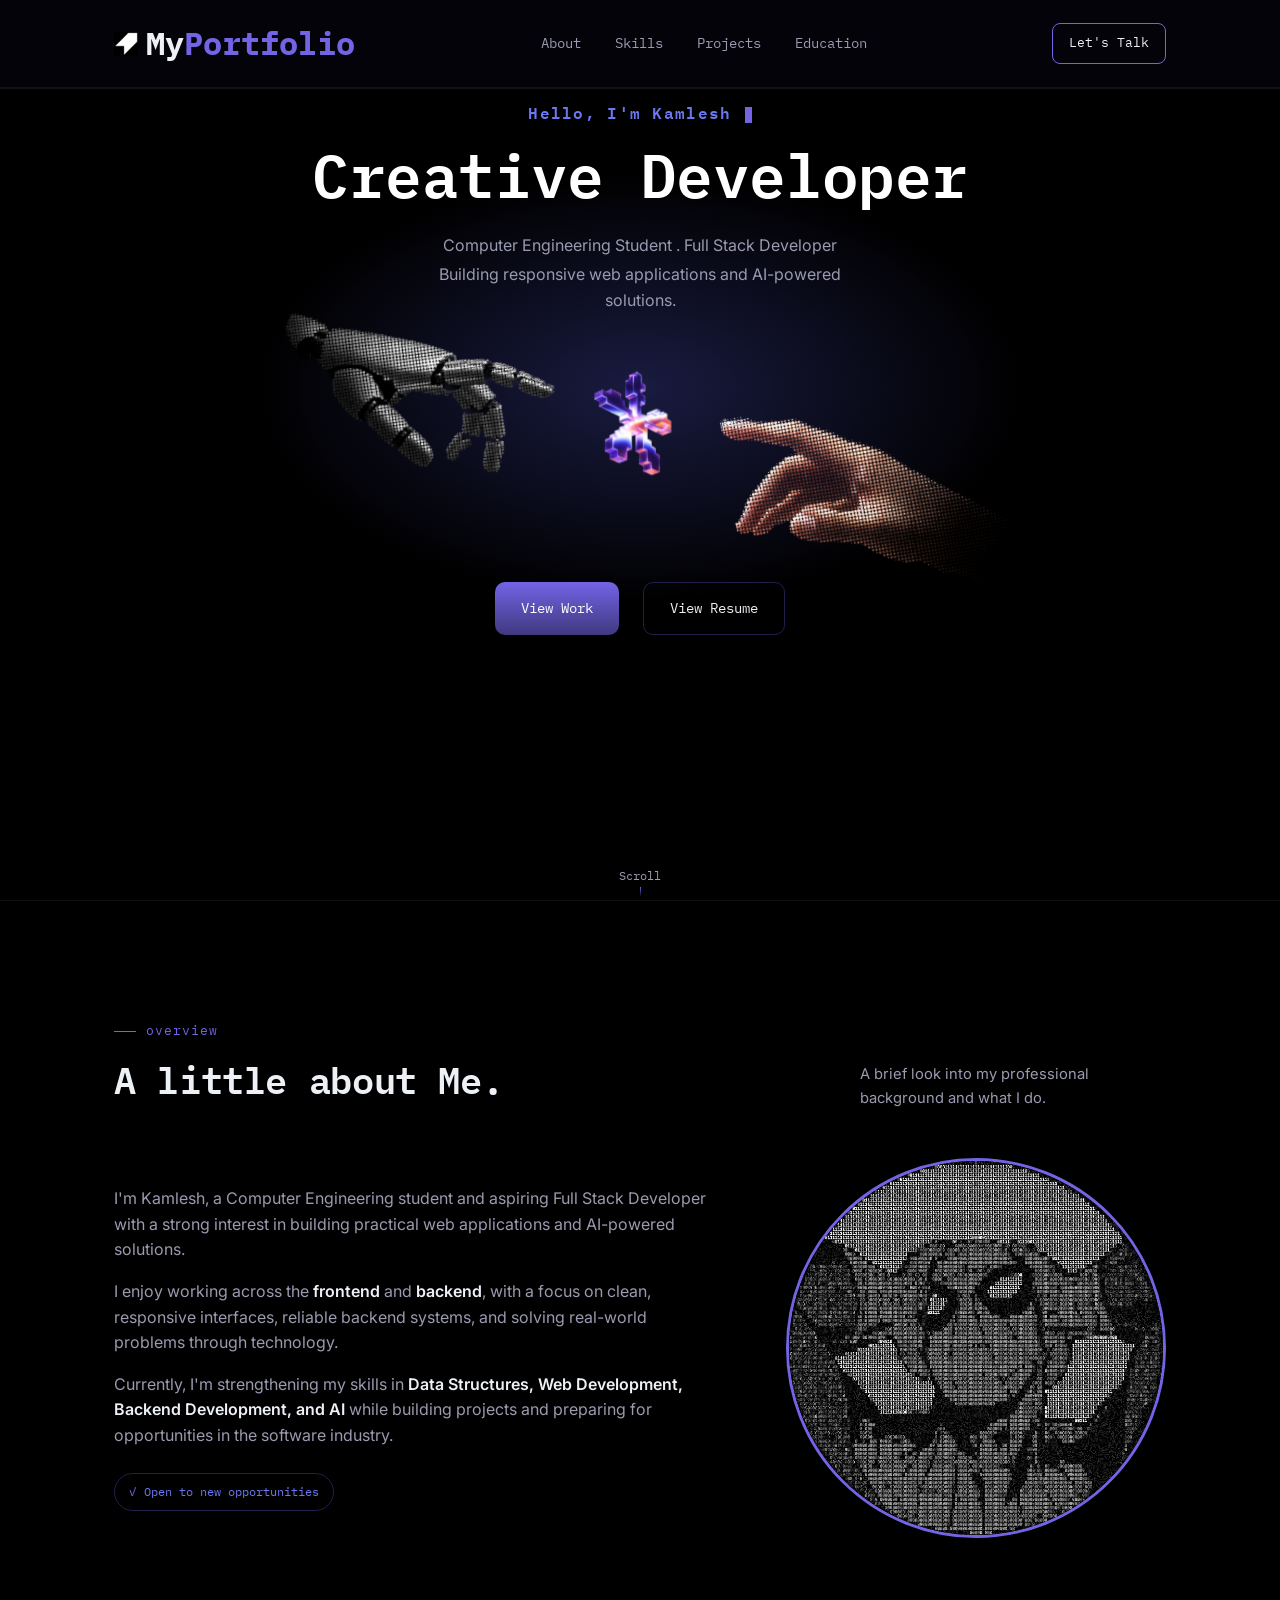
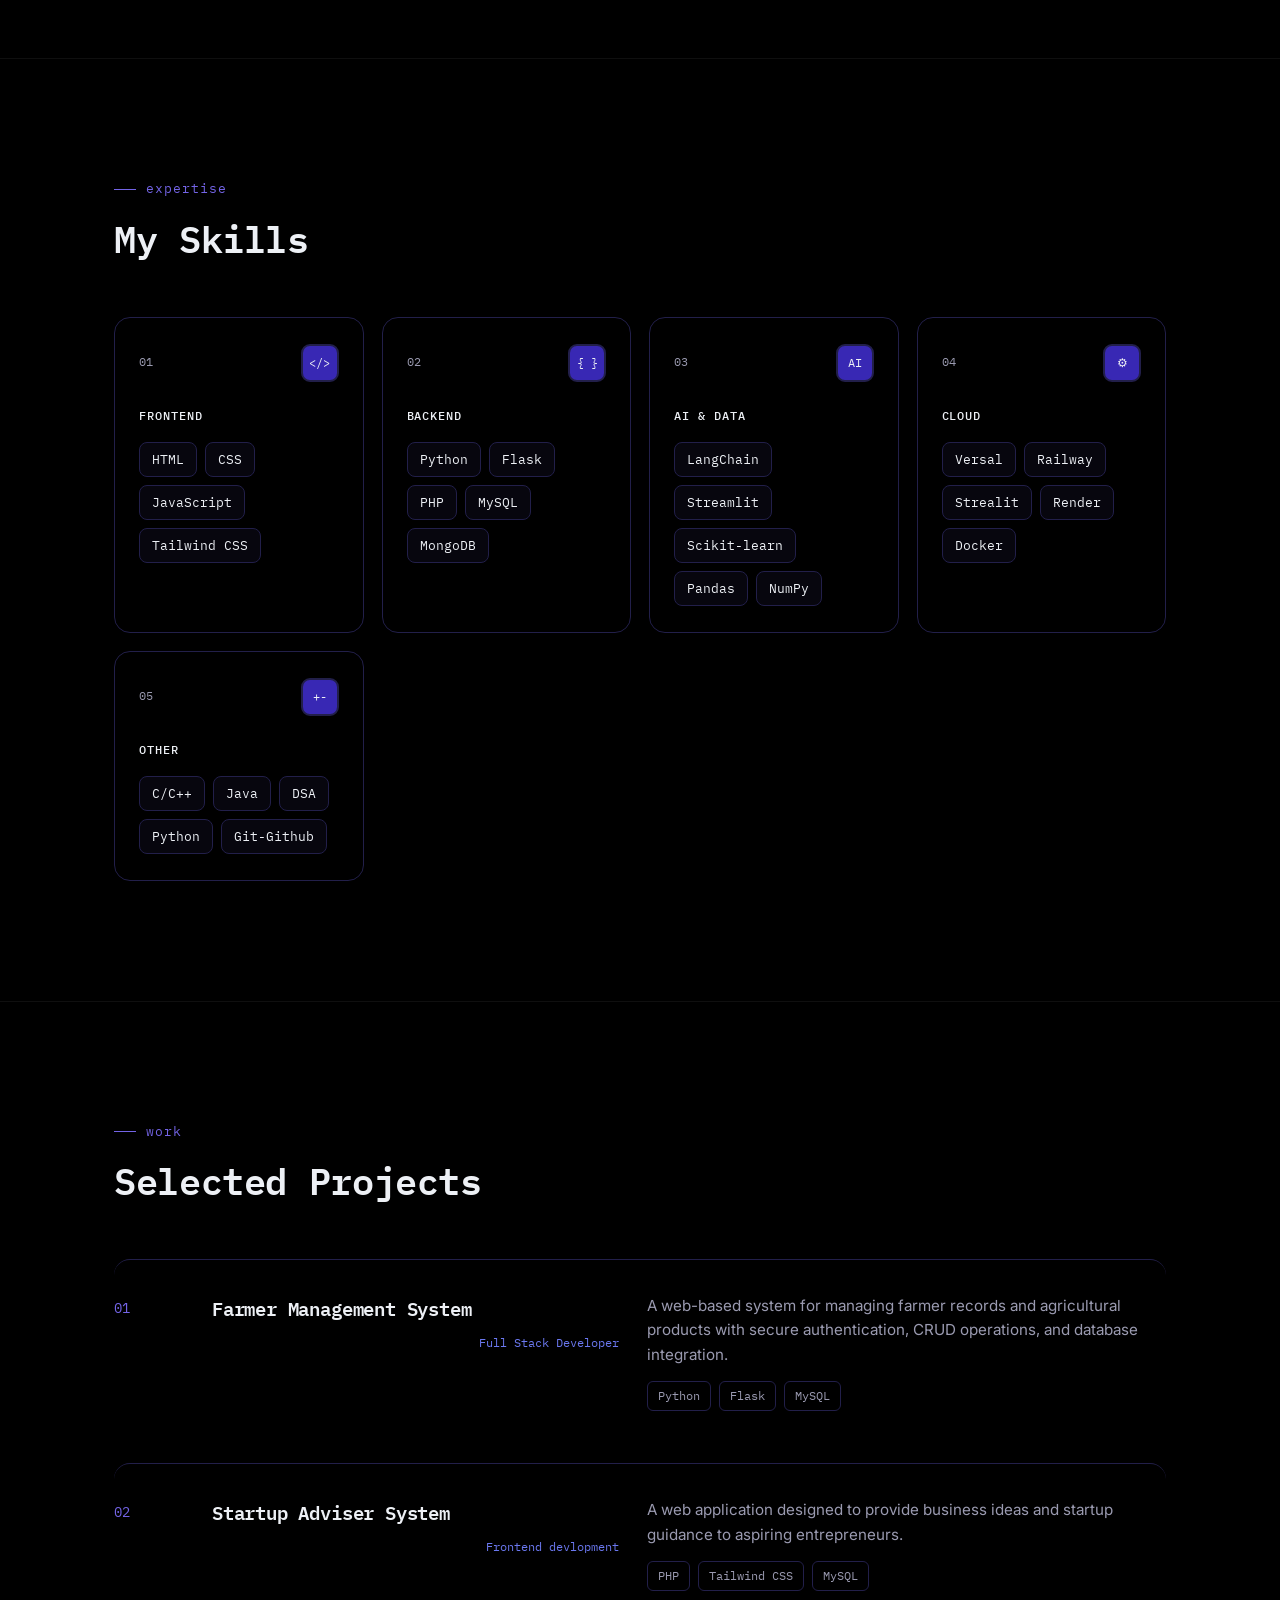
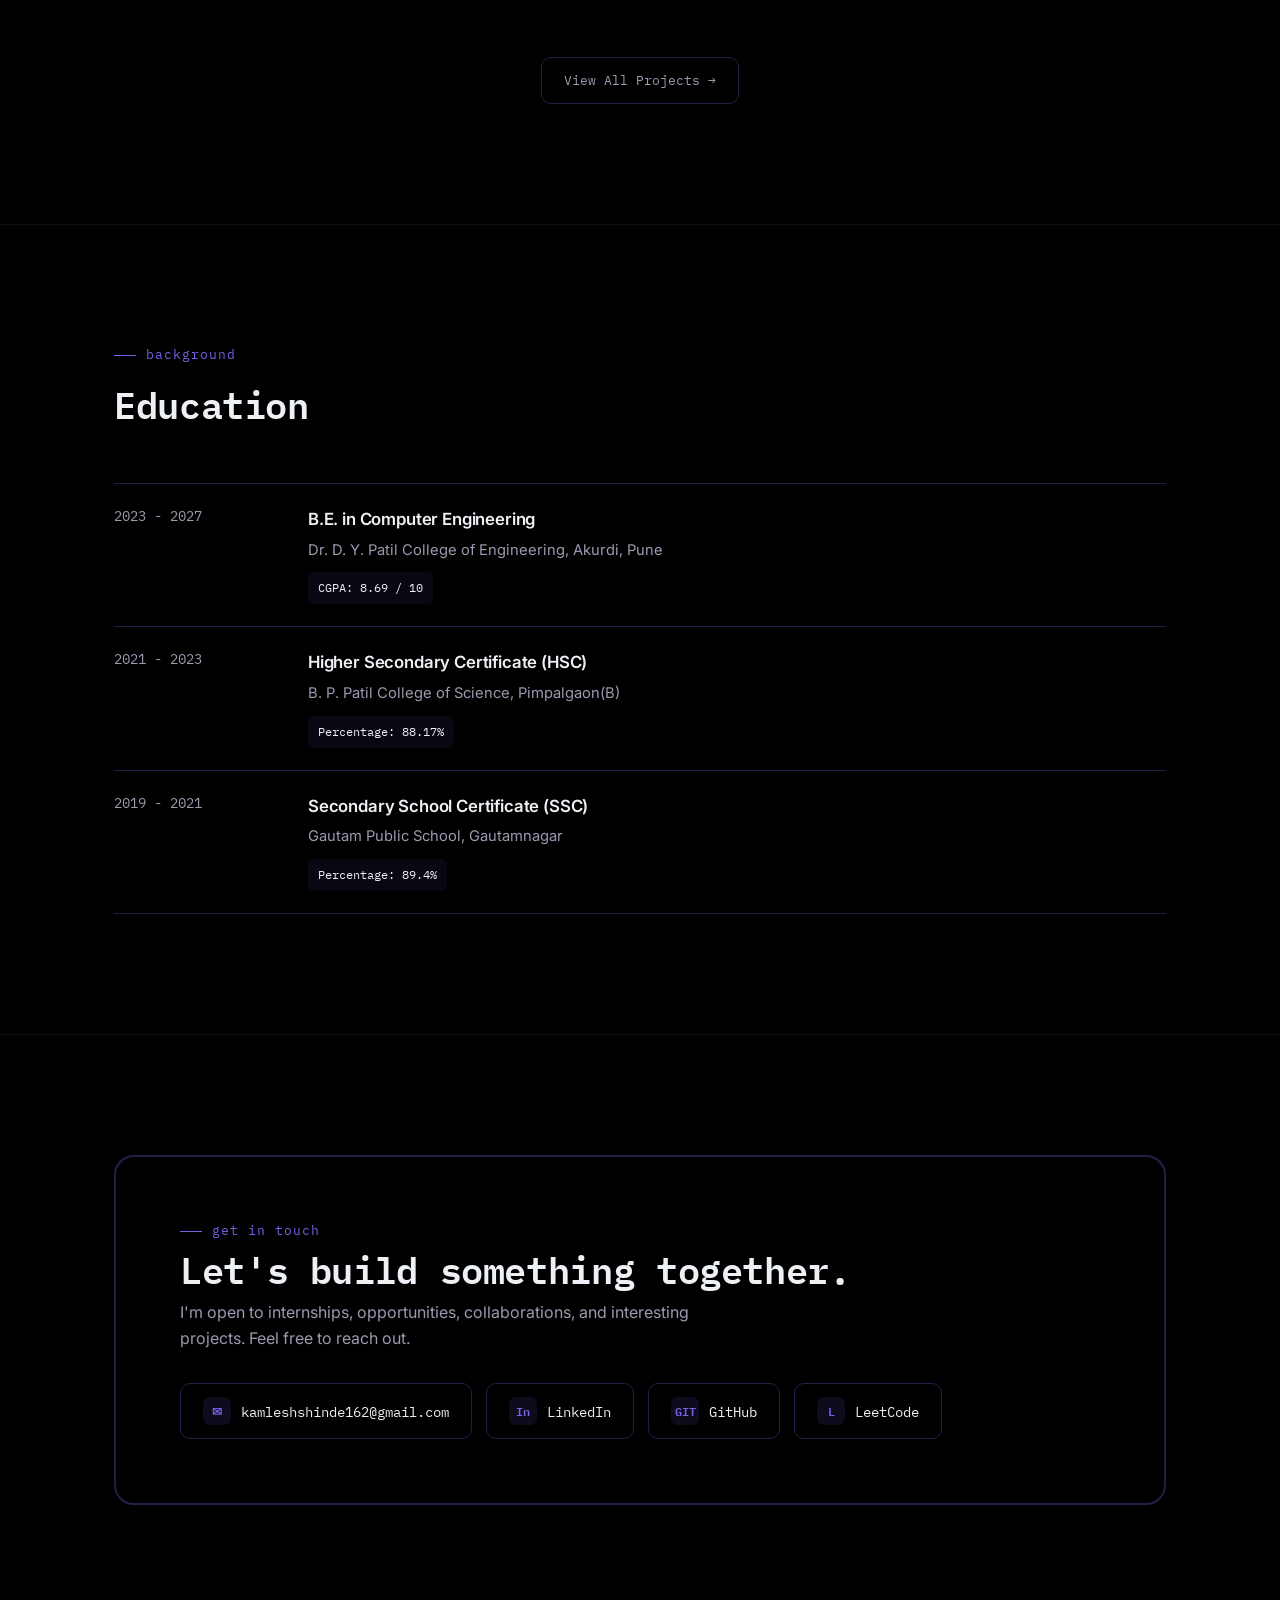
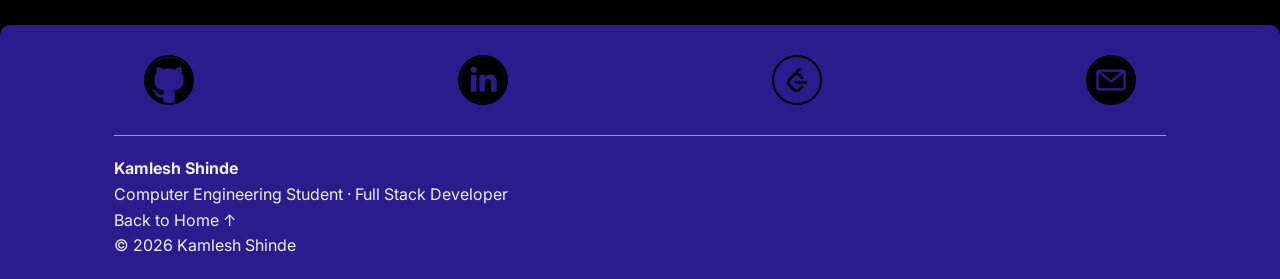
<file: index.html>
<!DOCTYPE html>
<html lang="en">
<head>
  <meta charset="UTF-8">
  <meta name="viewport" content="width=device-width, initial-scale=1.0">
  <title>Kamlesh Shinde_Portfolio</title>
  <meta name="description" content="Kamlesh Shinde — Computer Engineering Student and Full Stack Developer.">
  <meta name="google-site-verification" content="google91432b422ffb146b.html">
  <link rel="preconnect" href="https://fonts.googleapis.com">
  <link rel="preconnect" href="https://fonts.gstatic.com" crossorigin>
  <link href="https://fonts.googleapis.com/css2?family=IBM+Plex+Mono:wght@400;500;600&family=Inter:wght@400;500;600&display=swap" rel="stylesheet">
  <link rel="stylesheet" href="style.css">
  <link rel="shortcut icon" href="img/arr.png" type="image/x-icon">
</head>
<body>
  <div class="cursor-dot"></div>
<div class="cursor-ring"></div>
<div class="scroll-progress"></div>

  <!-- Header -->
  <header>
    <div class="nav-inner">
      <div class="logo"><img src="img/arr.png" alt="kamlesh"><abbr title="Kamlesh Portfolio" style="text-decoration: none;">My<span>Portfolio</span></abbr></div>
      <nav>
        <ul>
          <li><a href="#about">About</a></li>
          <li><a href="#skills">Skills</a></li>
          <li><a href="#projects">Projects</a></li>
          <li><a href="#education">Education</a></li>
        </ul>
      </nav>
      <a href="#contact" class="nav-cta"><abbr abbr title="Contact" style="text-decoration: none;">Let's Talk</abbr></a>
      <button class="menu-toggle">☰</button>
    </div>
  </header>

  <!-- Hero Section -->
  <section class="hero" id="home">
    <div class="hero-fade"></div>
    <div class="center">
    <div class="wrap">
      <span class="hero-tag">
        Hello, I'm Kamlesh
        <span class="cursor"></span>
      </span>
      <h1>Creative Developer</h1>
      <div class="hero-role">Computer Engineering Student <span>. Full Stack Developer</span></div>
      <div class="hero-desc"> Building responsive web applications
                              and AI-powered solutions.</div>

         <div class="hero-art">
           <img src="bg.svg" alt="Developer Illustration">
          </div>
          <div class="hero-actions">
            <a href="#projects" class="btn btn-primary">View Work</a>
            <a href="resume.pdf" class="btn btn-ghost js-view" target="_blank">View Resume </a>
          </div>
        </div>
    </div>
    <div class="scroll-cue">
      <span>Scroll</span>
      <div class="line"></div>
    </div>
  </section>

  <!-- About Section -->
  <section class="section reveal" id="about">
    <div class="wrap">
      <div class="section-head">
        <div>
          <span class="eyebrow">Overview</span>
          <h2 class="section-title">A little about Me.</h2>
        </div>
        <div class="section-note">A brief look into my professional background and what I do.</div>
      </div>
      <div class="about-grid">
        <div class="about-copy">
          <p> I'm Kamlesh, a Computer Engineering student and
                    aspiring Full Stack Developer with a strong interest
                    in building practical web applications and
                    AI-powered solutions.</p>
          <p>  I enjoy working across the
                    <strong>frontend</strong> and
                    <strong>backend</strong>, with a focus on clean,
                    responsive interfaces, reliable backend systems,
                    and solving real-world problems through technology.</p>
          <p>
                    Currently, I'm strengthening my skills in
                    <strong>Data Structures, Web Development,
                    Backend Development, and AI</strong> while
                    building projects and preparing for opportunities
                    in the software industry.
          </p>
        <div class="badge">Open to new opportunities</div>
        </div>
        <div>
          <div class="js-profile">
             <img  class="js-pro" src="img/bcspiger.png" alt="profile-photo" loading="lazy" >
          </div>
        </div>
      </div>
    </div>
  </section>

  <!-- Skills Section -->
  <section class="section reveal" id="skills">
    <div class="wrap">
      <div class="section-head">
        <div>
          <span class="eyebrow">Expertise</span>
          <h2 class="section-title">My Skills</h2>
        </div>
      </div>
      <div class="skills-grid">

        <div class="skill-cell">
                <div class="skill-card-top">
                    <span class="skill-number">01</span>
                    <span class="skill-icon">&lt;/&gt;</span>
                </div>
          <h3>Frontend</h3>
          <div class="tag-row">
            <span class="tag">HTML</span>
            <span class="tag">CSS</span>
            <span class="tag">JavaScript</span>
            <span class="tag">Tailwind CSS</span>
          </div>
        </div>

        <div class="skill-cell">
          <div class="skill-card-top">
                    <span class="skill-number">02</span>
                    <span class="skill-icon">{ }</span>
                </div>
          <h3>Backend</h3>
          <div class="tag-row">
                   <span class="tag">Python</span>
                    <span class="tag">Flask</span>
                    <span class="tag">PHP</span>
                    <span class="tag">MySQL</span>
                    <span class="tag">MongoDB</span>
          </div>
        </div>

        <div class="skill-cell">
             <div class="skill-card-top">
                    <span class="skill-number">03</span>
                    <span class="skill-icon">AI</span>
                </div>
          <h3>AI &amp; Data</h3>
          <div class="tag-row">
                    <span class="tag">LangChain</span>
                    <span class="tag">Streamlit</span>
                    <span class="tag">Scikit-learn</span>
                    <span class="tag">Pandas</span>
                    <span class="tag">NumPy</span>
          </div>
        </div>
        
        <div class="skill-cell">
          <div class="skill-card-top">
                    <span class="skill-number">04</span>
                    <span class="skill-icon">⚙</span>
                </div>
          <h3>Cloud</h3>
          <div class="tag-row">
                    <span class="tag">Versal</span>
                    <span class="tag">Railway</span>
                    <span class="tag">Strealit</span>
                    <span class="tag">Render</span>
                    <span class="tag">Docker</span>
          </div>
        </div>
        
        <div class="skill-cell">
          <div class="skill-card-top">
                    <span class="skill-number">05</span>
                    <span class="skill-icon">+-</span>
                </div>
          <h3>Other</h3>
          <div class="tag-row">
                    <span class="tag">C/C++</span>
                    <span class="tag">Java</span>
                    <span class="tag">DSA</span>
                    <span class="tag">Python</span>
                    <span class="tag">Git-Github</span>
          </div>
        </div>

      </div>
    </div>
  </section>

  <!-- Projects Section -->
  <section class="section reveal" id="projects">
    <div class="wrap">
      <div class="section-head">
        <div>
          <span class="eyebrow">Work</span>
          <h2 class="section-title">Selected Projects</h2>
        </div>
      </div>
      <div class="project-list">
        <div class="project">
          <div class="project-index">01</div>
          <div>
            <h3 class="project-title">Farmer Management System</h3>
            <div class="project-role">Full Stack Developer</div>
          </div>
          <div>
            <div class="project-desc">A web-based system for managing farmer
                        records and agricultural products with
                        secure authentication, CRUD operations,
                        and database integration.</div>
            <div class="project-stack">
              <span>Python</span>
              <span>Flask</span>
              <span>MySQL</span>
            </div>
          </div>
        </div>
        <div class="project">
          <div class="project-index">02</div>
          <div>
            <h3 class="project-title">Startup Adviser System</h3>
            <div class="project-role">Frontend devlopment</div>
          </div>
          <div>
            <div class="project-desc">A web application designed to provide
                        business ideas and startup guidance
                        to aspiring entrepreneurs.</div>
            <div class="project-stack">
              <span>PHP</span>
              <span>Tailwind CSS</span>
              <span>MySQL</span>
            </div>
          </div>
        </div>
      </div>
      <div class="projects-more">
        <a href="pro.html" class="view-all-projects">
            View All Projects →
        </a>
      </div>
    </div>
  </section>

  <!-- Education Section -->

  <section class="section reveal" id="education">
    <div class="wrap">
      <div class="section-head">
        <div>
          <span class="eyebrow">Background</span>
          <h2 class="section-title">Education</h2>
        </div>
      </div>

        <div class="edu">

    <div class="edu-row">
        <div class="edu-date">2023 - 2027</div>

        <div class="edu-what">
            <h3>B.E. in Computer Engineering</h3>
            <p>Dr. D. Y. Patil College of Engineering, Akurdi, Pune</p>
            <span class="edu-result">CGPA: 8.69 / 10</span>
        </div>
    </div>


    <div class="edu-row">
        <div class="edu-date">2021 - 2023</div>

        <div class="edu-what">
            <h3>Higher Secondary Certificate (HSC)</h3>
            <p>B. P. Patil College of Science, Pimpalgaon(B)</p>
            <span class="edu-result">Percentage: 88.17%</span>
        </div>
    </div>


    <div class="edu-row">
        <div class="edu-date">2019 - 2021</div>

        <div class="edu-what">
            <h3>Secondary School Certificate (SSC)</h3>
            <p>Gautam Public School, Gautamnagar</p>
            <span class="edu-result">Percentage: 89.4%</span>
        </div>
    </div>

</div>
    </div>
  </section>

  <!-- Contact Section -->
  <section class="section reveal" id="contact">
    <div class="wrap">
      <div class="contact-panel">
        <div>
          <span class="eyebrow">Get In Touch</span>
          <h2>Let's build something together.</h2>
          <p> I'm open to internships, opportunities, collaborations,
            and interesting projects. Feel free to reach out.</p>
        </div>
        <div class="contact-links">

    <!-- Gmail -->
    <a href="mailto:kamleshshinde162@gmail.com" class="contact-link">
        <span class="contact-icon">✉</span>

        <span class="email-desktop">
            kamleshshinde162@gmail.com
        </span>

        <span class="email-mobile">
            Gmail
        </span>
    </a>


    <!-- LinkedIn -->
    <a
        href="https://www.linkedin.com/in/kamlesh-shinde-57b35b283/"
        class="contact-link"
        target="_blank"
    >
        <span class="contact-icon">In</span>
        LinkedIn
    </a>


    <!-- GitHub -->
    <a
        href="https://github.com/kamlesh-162/"
        class="contact-link"
        target="_blank"
    >
        <span class="contact-icon">GIT</span>
        GitHub
    </a>


    <!-- LeetCode -->
    <a
        href="https://leetcode.com/u/Kamlesh162/"
        class="contact-link"
        target="_blank"
    >
        <span class="contact-icon">L</span>
        LeetCode
    </a>

</div>
      </div>
    </div>
  </section>

  <!-- Footer -->
 <footer class="footer">
        <div class="wrap">
            <div class="footer-content">
               <div class="footer-content">
                <div>
                     <div class="footer-socials">

                <a
                    href="https://www.github.com/kamlesh-162"
                    target="_blank"
                    class="footer-social instagram"
                    aria-label="github"
                >
                     <img src="img/github (1).png" alt="email" class="logo">
                </a>

                <a
                    href="https://www.linkedin.com/in/kamlesh-shinde-57b35b283/"
                    target="_blank"
                    class="footer-social linkedin"
                    aria-label="LinkedIn"
                >
                    <img src="img/linkedin (1).png" alt="email" class="logo">

                </a>

                <a
                    href="https://leetcode.com/u/kamlesh162/"
                    target="_blank"
                    class="footer-social leetcode"
                    aria-label="LeetCode"
                >
                  <img src="img/icons8-leetcode-24.png" alt="email" class="logo">

                </a>

                <a
                    href="mailto:kamleshshinde162@gmail.com"
                    class="footer-social email"
                    aria-label="Email"
                >
                   <img src="img/email.png" alt="email" class="logo">

                </a>

            </div>
                <div class="footer-info">
                    <strong>Kamlesh Shinde</strong>
                    <p>
                        Computer Engineering Student
                        · Full Stack Developer
                    </p>
                </div>
                <a href="index.html">
                    Back to Home ↑
                </a>
            </div>
            <div class="footer-bottom">
                © 2026 Kamlesh Shinde
            </div>
        </div>
    </footer>

  <script src="script.js"></script>
</body>

</html>
</file>
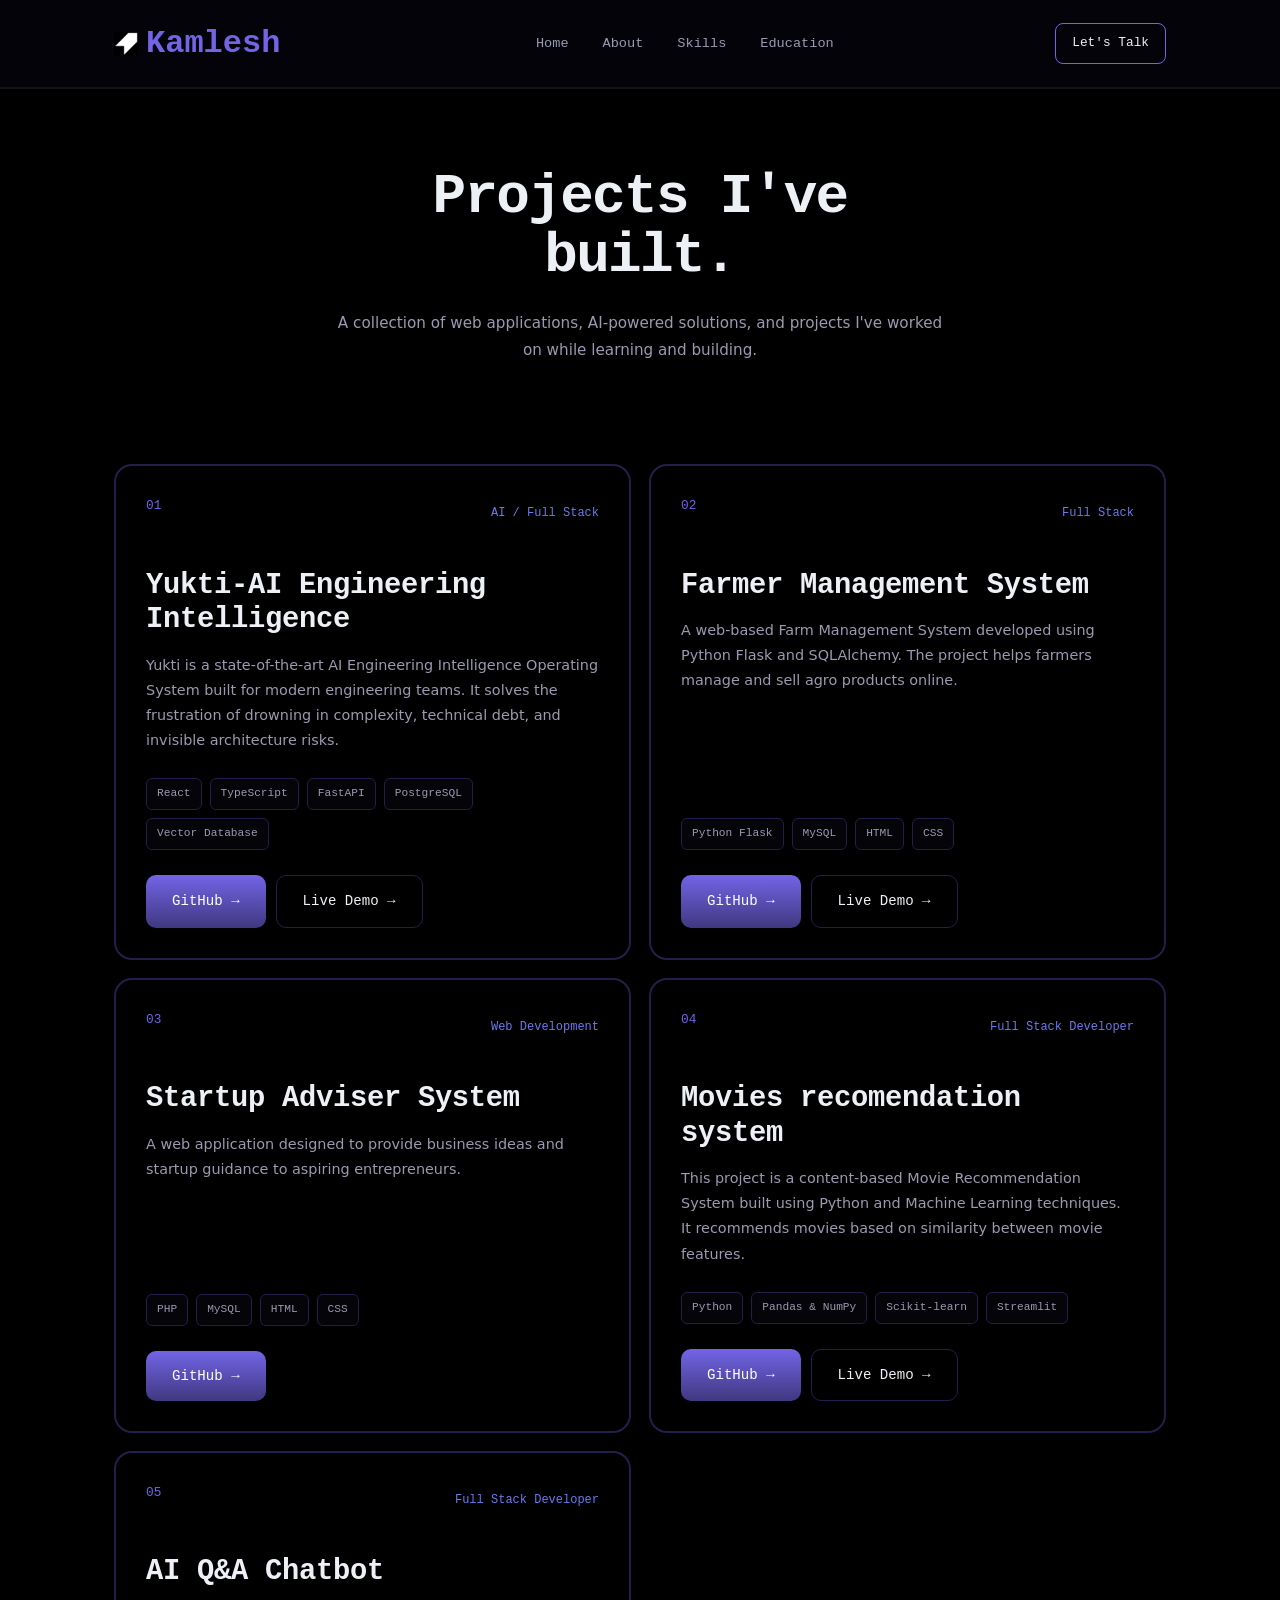
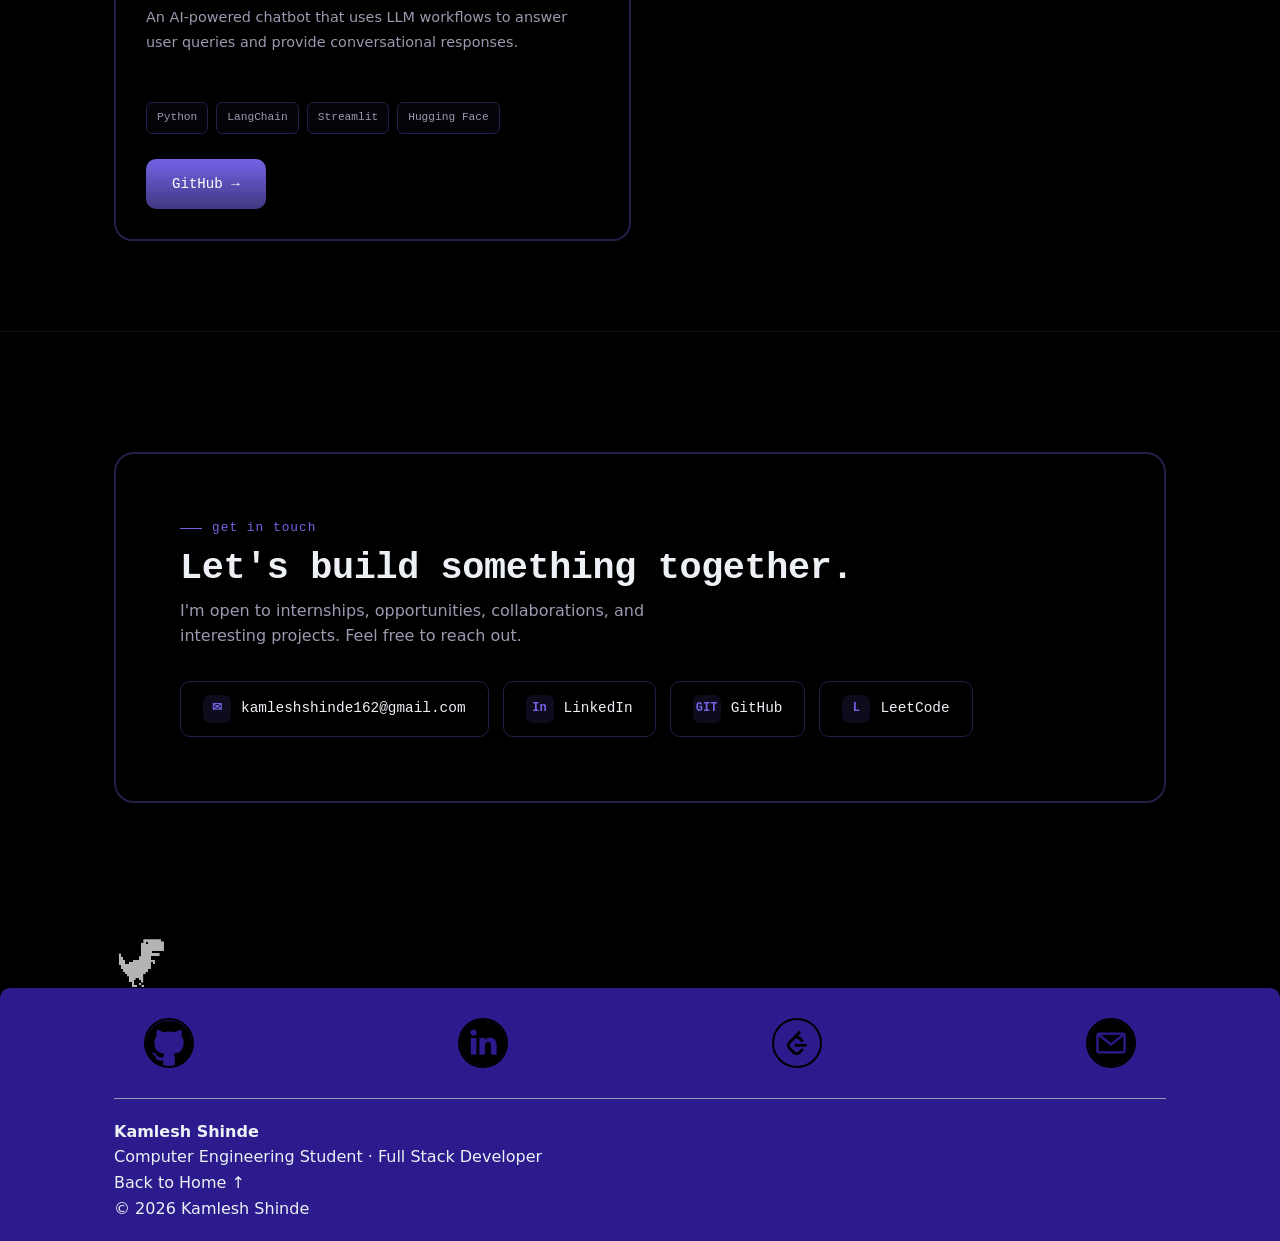
<file: pro.html>
<!DOCTYPE html>
<html lang="en">

<head>
    <meta charset="UTF-8">
    <meta name="viewport" content="width=device-width, initial-scale=1.0">
    <title>KS_Projects</title>
    <link rel="stylesheet" href="style.css">
    <link rel="shortcut icon" href="/img/arr.png" type="image/x-icon">
</head>

<body>
   <div class="cursor-dot"></div>
<div class="cursor-ring"></div>
<div class="scroll-progress"></div>

    <!-- ================= NAVBAR ================= -->

      <header>
    <div class="nav-inner">
         <a href="index.html" class="logo">
        <img src="img/arr.png" alt="Kamlesh">
        <span>Kamlesh</span>
      <nav>
        <ul>
          <li><a href="index.html">Home</a></li>
          <li><a href="index.html">About</a></li>
          <li><a href="index.html">Skills</a></li>
          <li><a href="index.html#education">Education</a></li>
        </ul>
      </nav>
      <a href="#contactpro" class="nav-cta">Let's Talk</a>
      <button class="menu-toggle">☰</button>
    </div>
  </header>
    <!-- ================= PROJECT PAGE ================= -->

    <main>

        <!-- Project Hero -->
        <section class="projects-hero">
            <div class="wrap">
                <h1>
                    Projects I've built.
                </h1>
                <p>
                    A collection of web applications,
                    AI-powered solutions, and projects
                    I've worked on while learning and building.
                </p>
            </div>
        </section>
        <!-- ================= PROJECTS ================= -->
        <section class="projects-page">
            <div class="wrap">
                <div class="projects-grid">
                    <!-- ================= PROJECT 01 ================= -->
                    <article class="project-box">
                        <div class="project-box-top">
                            <span class="project-number">
                                01
                            </span>
                            <span class="project-role">
                                AI / Full Stack 
                            </span>
                        </div>
                        <div class="project-content">
                            <h2>
                              <strong> Yukti</strong>-AI Engineering Intelligence
                            </h2>
                            <p>
                                Yukti is a state-of-the-art AI Engineering 
                                Intelligence Operating System built for modern
                                 engineering teams. It solves the frustration 
                                 of drowning in complexity, technical debt, 
                                 and invisible architecture risks.
                            </p>
                        </div>
                        <div class="project-tech">
                            <span>React</span>
                            <span>TypeScript</span>
                            <span>FastAPI</span>
                            <span>PostgreSQL</span>
                            <span>Vector Database</span>
                        </div>
                        <div class="project-actions">
                            <a href="https://github.com/optimusprimeleader345/Yukti.git"
                               class="btn btn-primary">
                                GitHub →
                            </a>
                            <a href="https://yukti-pi.vercel.app/"
                               class="btn btn-ghost">
                                Live Demo →
                            </a>
                        </div>
                    </article>

                    <!-- ================= PROJECT 02 ================= -->

                    <article class="project-box">
                        <div class="project-box-top">
                            <span class="project-number">
                                02
                            </span>
                            <span class="project-role">
                                Full Stack 
                            </span>
                        </div>
                        <div class="project-content">
                            <h2>
                                Farmer Management System
                            </h2>
                            <p>
                              A web-based Farm Management System
                               developed using Python
                               Flask and SQLAlchemy. The project helps farmers 
                               manage and sell agro products online.
                            </p>
                        </div>
                        <div class="project-tech">
                            <span>Python Flask</span>
                            <span>MySQL</span>
                            <span>HTML</span>
                            <span>CSS</span>
                        </div>
                        <div class="project-actions">
                            <a href="https://github.com/kamlesh-162/Farmer-managment-system"
                               class="btn btn-primary">
                                GitHub →
                            </a>
                            <a href="https://farmer-managment-system.onrender.com"
                               class="btn btn-ghost">
                                Live Demo →
                            </a>
                        </div>
                    </article>
                    <!-- ================= PROJECT 02 ================= -->

                    <article class="project-box">
                        <div class="project-box-top">
                            <span class="project-number">
                                03
                            </span>
                            <span class="project-role">
                               Web Development
                            </span>
                        </div>
                        <div class="project-content">
                            <h2>
                                Startup Adviser System
                            </h2>
                            <p>
                                A web application designed to
                                provide business ideas and startup
                                guidance to aspiring entrepreneurs.
                            </p>
                        </div>
                        <div class="project-tech">
                            <span>PHP</span>
                            <span>MySQL</span>
                            <span>HTML</span>
                            <span>CSS</span>
                        </div>
                        <div class="project-actions">
                            <a href="https://www.github.com/kamlesh-162/"
                               class="btn btn-primary">
                                GitHub →
                            </a>
                            
                        </div>
                    </article>

                    <!-- ================= PROJECT 03 ================= -->

                    <article class="project-box project-box-wide">
                        <div class="project-box-top">
                            <span class="project-number">
                                04
                            </span>
                            <span class="project-role">
                               Full Stack Developer
                            </span>
                        </div>
                        <div class="project-content">
                            <h2>
                                Movies recomendation system
                            </h2>
                            <p>
                               This project is a content-based
                                Movie Recommendation System built
                                 using Python and Machine Learning 
                                 techniques. It recommends movies 
                                 based on similarity between movie features.
                            </p>
                        </div>
                        <div class="project-tech">
                            <span>Python</span>
                            <span>Pandas & NumPy</span>
                            <span>Scikit-learn</span>
                            <span>Streamlit</span>
                        </div>
                        <div class="project-actions">
                            <a href="https://github.com/kamlesh-162/movie-recommender"
                               class="btn btn-primary">
                                GitHub →
                            </a>
                            <a href="https://movie-recommender-gspysagwtxptgvrae6zuqh.streamlit.app/"
                               class="btn btn-ghost">
                                Live Demo →
                            </a>
                        </div>
                    </article>
                   
                    <article class="project-box project-box-wide">
                        <div class="project-box-top">
                            <span class="project-number">
                                05
                            </span>
                            <span class="project-role">
                               Full Stack Developer
                            </span>
                        </div>
                        <div class="project-content">
                            <h2>
                                AI Q&amp;A Chatbot
                            </h2>
                            <p>
                                An AI-powered chatbot that uses
                                LLM workflows to answer user queries
                                and provide conversational responses.
                            </p>
                        </div>
                        <div class="project-tech">
                            <span>Python</span>
                            <span>LangChain</span>
                            <span>Streamlit</span>
                            <span>Hugging Face</span>
                        </div>
                        <div class="project-actions">
                            <a href="https://www.github.com/kamlesh-162/"
                               class="btn btn-primary">
                                GitHub →
                            </a>
                            
                        </div>
                    </article>
                </div>
            </div>
        </section>
        <!-- ================= CTA ================= -->
        <!-- Main Get In Touch Section -->
<section class="section reveal" id="contactpro">
    <div class="wrap">
      <div class="contact-panel">
        <div>
          <span class="eyebrow">Get In Touch</span>
          <h2>Let's build something together.</h2>
          <p> I'm open to internships, opportunities, collaborations,
            and interesting projects. Feel free to reach out.</p>
        </div>
       <div class="contact-links">

    <!-- Gmail -->
    <a href="mailto:kamleshshinde162@gmail.com" class="contact-link">
        <span class="contact-icon">✉</span>

        <span class="email-desktop">
            kamleshshinde162@gmail.com
        </span>

        <span class="email-mobile">
            Gmail
        </span>
    </a>


    <!-- LinkedIn -->
    <a
        href="https://www.linkedin.com/in/kamlesh-shinde-57b35b283/"
        class="contact-link"
        target="_blank"
    >
        <span class="contact-icon">In</span>
        LinkedIn
    </a>


    <!-- GitHub -->
    <a
        href="https://github.com/kamlesh-162/"
        class="contact-link"
        target="_blank"
    >
        <span class="contact-icon">GIT</span>
        GitHub
    </a>


    <!-- LeetCode -->
    <a
        href="https://leetcode.com/u/Kamlesh162/"
        class="contact-link"
        target="_blank"
    >
        <span class="contact-icon">L</span>
        LeetCode
    </a>

</div>
      </div>
    </div>
  </section>

  
</main>
    <div class="dino-outer" id="dinoOuter">
     <div class="dino-inner" id="dinoInner">

        <img
        src="img/Dion/T1.png"
        id="dino"
        class="dino"
        alt="Running dinosaur"
        />

     </div>
    </div>


    <!-- ================= FOOTER ================= -->

    <footer class="footer">
        <div class="wrap">
            <div class="footer-content">
               
                     <div class="footer-socials">

                <a
                    href="https://www.github.com/kamlesh-162"
                    target="_blank"
                    class="footer-social instagram"
                    aria-label="github"
                >
                     <img src="img/github (1).png" alt="email" class="logo">
                </a>

                <a
                    href="https://www.linkedin.com/in/kamlesh-shinde-57b35b283/"
                    target="_blank"
                    class="footer-social linkedin"
                    aria-label="LinkedIn"
                >
                    <img src="img/linkedin (1).png" alt="email" class="logo">

                </a>

                <a
                    href="https://leetcode.com/u/kamlesh162/"
                    target="_blank"
                    class="footer-social leetcode"
                    aria-label="LeetCode"
                >
                  <img src="img/icons8-leetcode-24.png" alt="email" class="logo">

                </a>

                <a
                    href="mailto:kamleshshinde162@gmail.com"
                    class="footer-social email"
                    aria-label="Email"
                >
                   <img src="img/email.png" alt="email" class="logo">

                </a>

            </div>
             <div class="footer-info">
                    <strong>
                        Kamlesh Shinde
                    </strong>
                    <p>
                        Computer Engineering Student
                        · Full Stack Developer
                    </p>
                </div>
                <a href="index.html">
                    Back to Home ↑
                </a>
            </div>
            <div class="footer-bottom">
                © 2026 Kamlesh Shinde
            </div>
        </div>
    </footer>
 <script src="script.js"></script>
</body>

</html>
</file>
<file: style.css>
:root{
    --bg:#000000;
    --grey :01030980;

    --bg-panel:#0b0a24;
    --bg-panel-2:#0e0c2c;
    --indigo-deep:#191b40;
    --violet:#7364e6;
    --blue:#6b78f0;
    --cool:#3345ea;
    --text:#edf0f5;
    --text-muted:#9a9ab0;
    --border:#221f4a;
    --mono:'IBM Plex Mono', ui-monospace, monospace;
    --sans:'Inter', system-ui, sans-serif;
  }

  *{box-sizing:border-box; margin:0; padding:0;}
  html{scroll-behavior:smooth;}
  body{
    background:var(--bg);
    color:var(--text);
    font-family:var(--sans);
    line-height:1.6;
    overflow-x:hidden;
  }
  ::selection{background:var(--violet); color:#fff;}

  @media (prefers-reduced-motion: reduce) {
  *:not(.dino):not(.dino-inner) {
    animation-duration: 0.001ms !important;
    animation-iteration-count: 1 !important;
    transition-duration: 0.001ms !important;
  }

  html {
    scroll-behavior: auto !important;
  }
}

  a{color:inherit; text-decoration:none;}
  img{max-width:100%; display:block;}
  section{position:relative;}

  .wrap{
    max-width:1180px;
    margin:0 auto;
    padding-inline:clamp(20px,5vw,64px);
  }

  .eyebrow{
    font-family:var(--mono);
    font-size:0.8rem;
    letter-spacing:0.08em;
    color:var(--violet);
    display:flex;
    align-items:center;
    gap:10px;
    text-transform:lowercase;
  }
  .eyebrow::before{
    content:"";
    width:22px; height:1px;
    background:var(--violet);
    display:inline-block;
  }

  h1,h2,h3{
    font-family:var(--mono);
    font-weight:600;
    letter-spacing:-0.01em;
  }

  /* ---------- nav ---------- */
  header{
    position:fixed;
    top:0; left:0; right:0;
    z-index:100;
    backdrop-filter:blur(10px);
    background:rgba(5,5,16,0.6);
    border-bottom:2px solid rgba(255,255,255,0.06);
  }
  .nav-inner{
    max-width:1180px;
    margin:0 auto;
    padding:18px clamp(20px,5vw,64px);
    display:flex;
    align-items:center;
    justify-content:space-between;
  }
  .logo{
    font-family:var(--mono);
    font-weight:800;
    font-size:2rem;
    color:var(--text);
    color:var(--text);
     display: flex;
    align-items: center;
    gap: 8px;
  }
  .logo img {
    width: 24px;
    height: 24px;
    object-fit: contain;
}
  .logo span{color:var(--violet);}
  @media (max-width:720px){
    .logo{font-size:1.3rem;}
  }
  nav ul{
    display:flex;
    gap:clamp(16px,3vw,34px);
    list-style:none;
    font-family:var(--mono);
    font-size:0.85rem;
    color:var(--text-muted);
  }
  nav ul a:hover{color:var(--text);}
  nav ul li::before{content:"";}
  .nav-cta{
    font-family:var(--mono);
    font-size:0.8rem;
    padding:9px 16px;
    border:1px solid var(--violet);
    border-radius:8px;
    color:var(--text);
    transition:background .2s ease;
  }
  .nav-cta:hover{background:rgba(115,100,230,0.15);}
  
  .menu-toggle{
    display:none;
    background:none;
    border:none;
    color:var(--text);
    font-size:1.5rem;
    cursor:pointer;
  }

  @media (max-width:720px){
    .menu-toggle{display:block;}
    nav ul{
      position:absolute;
      top:100%;
      left:0;
      right:0;
      background:var(--bg-panel);
      flex-direction:column;
      align-items:center;
      padding:20px 0;
      gap:20px;
      border-bottom:1px solid var(--border);
      clip-path:polygon(0 0, 100% 0, 100% 0, 0 0);
      transition:clip-path 0.3s ease;
    }
    nav ul.active{
      clip-path:polygon(0 0, 100% 0, 100% 100%, 0 100%);
    }
  }

  /* ---------- hero ---------- */
  .hero{
    position:relative;
    min-height:100svh;
    display:flex;
    justify-content: center;
    align-items:center;
    overflow:hidden;
    padding:90px 10px 40px;
    isolation: isolate;
  }

  .hero-fade{
    position:absolute;
    inset: 0;
    background:
      linear-gradient(180deg, rgba(0,0,0,1) 0%, rgba(0,0,0,0.85) 25%, rgba(0,0,0,0.5) 45%, rgba(0,0,0,0.1) 65%, rgba(0,0,0,0.35) 100%),
      radial-gradient(60% 45% at 50% 100%, rgba(0,0,0,0.25), transparent 70%);
    z-index:-2;
  }
  .hero .wrap{
    position:relative;
    z-index:1;
    width:min(900px,90%);
    min-height: calc(100svh - 130px);
    display:flex;
    flex-direction:column;
    align-items:center;
    text-align: center;
  }
  .hero-tag{
    font-family:var(--mono);
    font-weight: 600;
    font-size:1rem;
    color:var(--blue);
    letter-spacing:0.08em;
    margin-bottom:15px;
    margin-top:10px;
    
  }
   .cursor{
    display:inline-block;
    width:7px; height:1em;
    background:var(--violet);
    margin-left:2px;
    vertical-align:middle;
    animation:blink 1s steps(1) infinite;
  }
  @keyframes blink{50%{opacity:0;}}

  .hero h1{
    font-size: clamp(2.6rem,6vw,3.8rem);
    line-height:1.1;
    color:#fff;
    margin-bottom:24px;
    font-family:var(--mono);
  }
  .hero-role{
    max-width:650px;
    color:var(--text-muted);
    font-size:1rem;
    line-height:1.8;
  }
  .hero-role strong{color:var(--text); font-weight:600;}
  .hero-desc{
    margin:2px auto 0;
    max-width:46ch;
    color:var(--text-muted);
    font-size:1rem;
  }

  /* Illustration */

  .hero-art{
    position:relative;
    z-index:-1;
    margin:-140px 0px -60px;
    max-width:100%;
  }

  .hero-art img{
    display:block;
    width:100%;
    max-width:1300px;
    height:auto;
    margin:0 auto;
    animation:float 7s ease-in-out infinite;
  }
  @keyframes float{
    0%{ transform:translateY(0); }
    50%{ transform:translateY(-15px); }
    100%{ transform:translateY(0); }
  }
  .hero-actions{
    display:flex;
    justify-content:center;
    gap:24px;
    flex-wrap:wrap;
    margin-top: 40px;
  }
  .btn{
    font-family:var(--mono);
    font-size:0.88rem;
    padding:14px 26px;
    border-radius:10px;
    display:inline-flex;
    align-items:center;
    gap:8px;
    transition:opacity .2s ease, transform .2s ease;
  }
  .btn:hover{transform:translateY(-2px);}
  .btn-primary{
    background:linear-gradient(180deg, var(--violet) 0%, #403880 100%);
    color:#fff;
    display:flex;
  }
  .btn-ghost{
    border:1px solid var(--border);
    color:var(--text);
  }
  .btn-ghost:hover{border-color:var(--violet);}

  .scroll-cue{
    position:absolute;
    bottom:3px;
    left:50%;
    transform:translateX(-50%);
    z-index:2;
    font-family:var(--mono);
    font-size:0.72rem;
    color:var(--text-muted);
    display:flex;
    flex-direction:column;
    align-items:center;
    gap:2px;
  }
  .scroll-cue .line{
    width:1px; height:10px;
    background:linear-gradient(var(--violet), transparent);
  }

  @media(max-width:1024px){
    .hero-tag{
      font-size:1rem;
      margin-bottom:15px;
      margin-top:0px;
      
    }
    .hero h1{
      font-size:3.4rem;
    }
    .hero-art{
      margin:-90px 0 -40px;
    }
    .hero-art img{
      max-width:460px;
    }
  }

  /* ================= MOBILE ================= */

  @media(max-width:764px){
    .hero{
      padding-top:90px;
      padding-bottom:60px;
    }
    .hero h1{
      font-size:2.5rem;
    }
    .hero-tag{
      font-weight: 200;
    }
    .hero-role{
      font-size:1rem;
      max-width:100%;
      overflow:hidden;
    }
    .hero-desc{
      font-size:1rem;
      text-align: center;
    }
    .hero-art{
      margin:20px 0;
    }
    .hero-art img{
      max-width:340px;
    }
    .hero-actions{
      width:100%;
      flex-direction:column;
      gap:14px;
      margin-top: 20px;
    }
    .btn{
      width:100%;
      text-align:center;
    }
    .scroll-cue{
      bottom:8px;
    }
    .scroll-cue .line{
      width:1px; height:20px;
    }
  }

  /* ---------- section shell ---------- */
  .section{
    padding:clamp(70px,10vw,120px) 0;
    border-top:1px solid rgba(255,255,255,0.06);
  }
  .section-head{
    display:flex;
    justify-content:space-between;
    align-items:flex-end;
    gap:24px;
    margin-bottom:48px;
    flex-wrap:wrap;
  }
  .section-title{
    font-size:clamp(1.6rem,3.6vw,2.3rem);
    margin-top:10px;
  }
  .section-note{
    max-width:34ch;
    color:var(--text-muted);
    font-size:0.92rem;
  }

  /* ---------- about ---------- */
  .about-grid{
    display:grid;
    grid-template-columns:1fr 380px;
    gap:clamp(30px,6vw,80px);
    align-items: center;
  }
  @media (max-width:800px){ .about-grid{grid-template-columns:1fr;} }

  .about-copy p{color:var(--text-muted); margin-bottom:16px; font-size:1rem;}
  .about-copy strong{color:var(--text); font-weight:600;}

  .stat-card{
    background:rgba(31, 31, 36, 0.774);
    border:1px solid var(--border);
    border-radius:14px;
    padding:22px 24px;
    margin-bottom:14px;
  }
  .stat-card .num{
    font-family:var(--mono);
    font-size:2rem;
    color:var(--violet);
    font-weight:600;
  }
  .stat-card .label{
    font-size:0.85rem;
    color:var(--text);
    margin-top:4px;
  }
  .badge{
    display:inline-flex;
    align-items:center;
    gap:8px;
    font-family:var(--mono);
    font-size:0.78rem;
    color:var(--blue);
    border:1px solid var(--border);
    padding:8px 14px;
    border-radius:999px;
    margin-top:8px;
  }
  .badge::before{content:"✓"; color:var(--violet);}

  .js-profile {
  display: flex;
  justify-content: flex-end;
  align-items: center;
  width: 100%;
 
}

.js-pro {
  width: 100%;
  max-width: 380px;
  height: 380px;
  object-fit: cover;
  object-position: center;
  border-radius: 50%;
  border: 3px solid var(--violet);
  display: block;
  transition: transform 0.3s ease;
}
.js-pro:hover {
  transform: scale(1.03);
}
@media (max-width: 700px) {
  .about-grid {
    display: flex;
    flex-direction: column;
    gap: 25px;
  }

  /* Profile image at the top */
  .about-grid > div:last-child {
    order: -1;
  }

  .js-profile {
    justify-content: center;
  }

  .js-pro {
    width: 240px;
    height: 240px;
  }
}

  /* ---------- skills ---------- */
  .skills-grid{
    display:grid;
    grid-template-columns:repeat(auto-fit,minmax(230px,1fr));
    gap:18px;
    background:transparent;
    /* border:1px solid var(--border); */
    border-radius:0;
    overflow:visible;
  }
  .skill-cell{
    /* background:var(--bg-panel); */
    border: 1px solid var(--border);
    border-radius: 16px;

    padding: 26px 24px;
    transition:  transform .25s ease,
                 border-color .25s ease,
                 background .25s ease;
  }
  .skill-cell:hover {
    transform: translateY(-3px);

    border-color: var(--violet);
    background:
        radial-gradient(
            circle at 90% 20%,
            rgba(115,100,230,0.08),
            transparent 55%
        ),
        var(--bg-panel);
}


.skill-card-top {
    display: flex;
    align-items: center;
    justify-content: space-between;
    margin-bottom: 24px;
}


.skill-number {
    font-family: var(--mono);
    font-size: .72rem;
    color: var(--text-muted);
}



.skill-icon {
    width: 38px;
    height: 38px;
    display: flex;
    align-items: center;
    justify-content: center;
    border-radius: 9px;
    border: 2px solid var(--border);
    background: rgba(70, 50, 223, 0.808);
    color: var(--text);
    font-family: var(--mono);
    font-size: .75rem;
    transition:
        transform .25s ease,
        background .25s ease;
}

.skill-cell:hover .skill-icon {
    transform: rotate(-10deg) scale(1.05);
    /* background: rgba(115,100,230,.14); */
}

  .skill-cell h3{
    font-size:0.78rem;
    letter-spacing:0.08em;
    text-transform:uppercase;
    color:var(--text);
    font-weight:500;
    margin-bottom:16px;
  }
  .tag-row{
    display:flex;
    flex-wrap:wrap;
    gap:8px;
  }
  .tag{
    font-family:var(--mono);
    font-size:0.82rem;
    color:var(--text);
    border:1px solid var(--border);
    background:rgba(115,100,230,0.06);
    padding:6px 12px;
    border-radius:8px;
     transition:
        border-color .2s ease,
        background .2s ease,
        transform .2s ease;
  }
  .tag:hover {
    border-color: var(--violet);

    background: rgba(115,100,230,0.12);

    transform: translateY(-2px);
}
@media (max-width: 600px) {

    .skills-grid {
        grid-template-columns: 1fr;
          gap: 14px;
    }

    .skill-cell {
        padding: 22px 20px;
    }

    .tag {
        font-size: 0.75rem;
        padding: 6px 10px;
    }

}
  /* ---------- projects ---------- */
  .project-list{display:flex; flex-direction:column; gap: 18px;}
  .project{
    display:grid;
    grid-template-columns:70px 1.1fr 1.4fr;
    gap:28px;
    padding:34px 0;
    border-top:1px solid var(--border);
    border-radius: 16px;
    align-items:start;
     transition:
        transform .25s ease,
        border-color .25s ease,
        background .25s ease;
  }
  .project:hover {
    transform: translateY(-4px);
    border-color: var(--violet);
    background:
        radial-gradient(
            circle at 90% 20%,
            rgba(115,100,230,0.08),
            transparent 55%
        ),
        var(--bg-panel);
}

  .project-index{
    font-family:var(--mono);
    color:var(--violet);
    font-size:0.85rem;
    padding-top:4px;
  }
  .project-title{
    font-size:1.2rem;
    font-family:var(--mono);
    font-weight:600;
  }
  .project-role{
    margin-top:8px;
    font-size:0.85rem;
    color:var(--blue);
    font-family:var(--mono);
  }
  .project-desc{color:var(--text-muted); font-size:0.95rem; line-height :1.6;}
  .project-stack{
    margin-top:14px;
    display:flex;
    flex-wrap:wrap;
    gap:8px;
  }
  .project-stack span{
    font-family:var(--mono);
    font-size:0.72rem;
    color:var(--text-muted);
    border:1px solid var(--border);
    padding:5px 10px;
    border-radius:6px;
  }
  .projects-more {
    display: flex;
    justify-content: center;
    margin-top: 32px;
}

.view-all-projects {
    display: inline-flex;
    align-items: center;
    justify-content: center;
    padding: 12px 22px;
    border: 1px solid var(--border);
    border-radius: 10px;
    font-family: var(--mono);
    font-size: 0.82rem;
    color: var(--text-muted);
    transition:
        transform .2s ease,
        border-color .2s ease,
        color .2s ease,
        background .2s ease;
}

.view-all-projects:hover {
    transform: translateY(-2px);
    border-color: var(--violet);
    color: var(--text);
    background: rgba(115, 100, 230, 0.08);
}
  /* Mobile */

@media (max-width: 800px) {
    .project {
        grid-template-columns: 1fr;
        gap: 12px;
        padding: 26px 20px;
    }
    .project-index {
        font-size: 0.75rem;
    }
    .project-title {
        font-size: 1.05rem;
    }
    .project-role {
        font-size: 0.78rem;
    }
    .project-desc {
        font-size: 0.88rem;
        line-height: 1.6;
    }
}

  /* ---------- timeline (education) ---------- */
  .edu{
    display:grid;
    grid-template-columns:1fr;
    gap:0;
  }
  .edu-row{
    display:grid;
    grid-template-columns:160px 1fr;
    gap:24px;
    padding:22px 0;
    border-top:1px solid var(--border);
  
  }
  .edu .edu-what{
    padding-left: 10px;
      transition:
        transform .2s ease,
        border-color .2s ease,
        background .2s ease;
  }
  .edu-what:hover {
    border-color: var(--violet);
    border-radius: 30px;
    transform: translateY(-4px);
}
.edu-result{
    display:inline-block;
    margin-top:10px;

    font-family:var(--mono);
    font-size:0.78rem;

    color:var(--text);

    padding:6px 10px;
    border-radius:6px;

    background:rgba(115,100,230,0.08);
}
  .edu-row:last-child{border-bottom:1px solid var(--border);}
  @media (max-width:700px){ .edu-row{grid-template-columns:1fr; gap:6px;} }
  .edu-date{font-family:var(--mono); color:var(--text-muted); font-size:0.85rem;}
  .edu-what h3{font-family:var(--sans); font-size:1.05rem; font-weight:600;}
  .edu-what p{color:var(--text-muted); font-size:0.92rem; margin-top:6px;}

  /* ---------- contact ---------- */
  .contact-panel{
    /* background:radial-gradient(circle at 30% 20%, rgba(115,100,230,0.18), transparent 60%), var(#0000EE); */
    border:2px solid var(--border);
    border-radius:20px;
    padding:clamp(34px,6vw,64px);
    display:flex;
    flex-direction:column;
    gap:26px;
  }
  .contact-panel h2{font-size:clamp(1.6rem,3.6vw,2.3rem);}
  .contact-panel p{color:var(--text-muted); max-width:52ch;}
  .contact-links{
    display:flex;
    flex-wrap:wrap;
    gap:14px;
    margin-top:6px;
  }
  .contact-link{
    font-family:var(--mono);
    font-size:0.9rem;
    padding:13px 22px;
    border-radius:10px;
    border:1px solid var(--border);
    display:flex;
    align-items:center;
    gap:10px;
     transition:
        transform .2s ease,
        border-color .2s ease,
        background .2s ease;
  }
  .contact-icon{
   width: 28px;
    height: 28px;
    display: flex;
    align-items: center;
    justify-content: center;
    border-radius: 7px;
    background: rgba(115,100,230,0.12);
    color: var(--violet);
    font-family: var(--mono);
    font-size: .75rem;
    font-weight: 600;
  }
  .email-mobile {
    display: none;
}
@media (max-width: 450px) {
    .email-desktop {
        display: none;
    }
    .email-mobile {
        display: block;
    }
}
.contact-link:hover {
    border-color: var(--violet);

    background: rgba(115,100,230,0.08);

    transform: translateY(-2px);
}

  footer{
  
    background-color:rgb(44, 27, 141);
    
    border-radius: 10px 10px 0px 0px ;
  }
  .footer-info{
    padding-top: 20px;
  }
  .footer-bottom{
    padding-bottom: 20px;
  }
  .foot{
     padding:28px clamp(160px,5vw,4px) 40px;
    display:flex;
    justify-content:space-between;
    flex-wrap:wrap;
    gap:12px;
    font-family:var(--mono);
    font-size:0.78rem;
    color:var(--text);
    /* max-width:1180px; */
    margin:0 auto;
  }
    .footer-socials {
    display: flex;
    align-items: center;
     justify-content: space-between;
    width: 100%;
    gap: 10px;
    padding: 30px;
    border-bottom: solid 1px var(--text-muted);
}

.footer-social {
    width: 50px;
    height:50px;

    border: 2px solid var(--bg);
    border-radius: 50%;

    display: flex;
    align-items: center;
    justify-content: center;

    color: var(--bg);
    text-decoration: none;

    font-family: var(--mono);
    font-size: .75rem;

    transition: .25s ease;
}

.footer-social:hover {
    color: var(--text);
    border-color: var(--violet);
    transform: translateY(-3px);
    box-shadow: 0 0 15px rgba(115,100,230,.2);
}
 @media (max-width:720px){
    .foot{
       padding:28px clamp(60px,5vw,4px) 40px;
    }
  }

  /* ---------- animations ---------- */
  .reveal{
    opacity:0;
    transform:translateY(30px);
    transition:all 0.8s cubic-bezier(0.5, 0, 0, 1);
  }
  .reveal.active{
    opacity:1;
    transform:translateY(0);
  }

/* =========================================================
   PROJECTS PAGE
   ========================================================= */


/* ================= PROJECT HERO ================= */

.projects-hero {
    padding: 150px 20px 80px;
    text-align: center;
}
.projects-hero .wrap {
    max-width: 750px;
    margin: 0 auto;
}
.projects-hero h1 {
    margin-top: 18px;
    font-size: clamp(2.5rem, 6vw, 3.5rem);
    line-height: 1.05;
    letter-spacing: -0.03em;
}
.projects-hero p {
    max-width: 620px;
    margin: 24px auto 0;
    color: var(--text-muted);
    font-size: 0.95rem;
    line-height: 1.8;
}


/* ================= PROJECT SECTION ================= */

.projects-page {
    padding: 20px 20px 90px;
}


/* ================= PROJECT GRID ================= */

.projects-grid {
    display: grid;
    grid-template-columns: repeat(2, minmax(0, 1fr));
    gap: 18px;
}


/* ================= PROJECT BOX ================= */

.project-box {
    display: flex;
    flex-direction: column;
    min-height: 390px;
    padding: 30px;
    border: 2px solid var(--border);
    border-radius: 18px;
   
    transition:
        transform 0.25s ease,
        border-color 0.25s ease,
        background 0.25s ease;
}


/* Hover */

.project-box:hover {

    transform: translateY(-5px);
    border-color: var(--violet);
    background:
        radial-gradient(
            circle at 90% 0%,
            rgba(41, 41, 41, 0.945),
            transparent 50%
        ),
        #000000;
}

/* ================= PROJECT TOP ================= */

.project-box-top {
    display: flex;
    align-items: flex-start;
    justify-content: space-between;
    gap: 20px;
}
.project-number {
    font-family: var(--mono);
    font-size: 0.8rem;
    color: var(--violet);
}
.project-role {
    font-family: var(--mono);
    font-size: 0.75rem;
    color: var(--blue);
    text-align: right;
}


/* ================= PROJECT CONTENT ================= */

.project-content {
    margin-top: 45px;
    flex: 1;
}
.project-content h2 {
    margin: 0;
    font-size: clamp(1.4rem, 2.5vw, 1.8rem);
    line-height: 1.2;
}
.project-content p {
    max-width: 65ch;
    margin-top: 15px;
    color: var(--text-muted);
    font-size: 0.9rem;
    line-height: 1.75;
}

/* ================= TECHNOLOGIES ================= */

.project-tech {
    display: flex;
    flex-wrap: wrap;
    gap: 8px;
    margin-top: 25px;
}
.project-tech span {
    padding: 6px 10px;
    border: 1px solid var(--border);
    border-radius: 6px;
    background: rgba(115, 100, 230, 0.04);
    color: var(--text-muted);
    font-family: var(--mono);
    font-size: 0.7rem;
    transition:
        border-color 0.2s ease,
        color 0.2s ease,
        background 0.2s ease;
}
.project-tech span:hover {
    color: var(--text);
    border-color: var(--violet);
    background: rgba(115, 100, 230, 0.08);
}


/* ================= PROJECT BUTTONS ================= */

.project-actions {
    display: flex;
    flex-wrap: wrap;
    gap: 10px;
    margin-top: 25px;
}
/* ================= CTA ================= */
.projects-cta {
    padding: 100px 20px;
    text-align: center;
}
.projects-cta .wrap {
    max-width: 700px;
    margin: 0 auto;
}
.projects-cta h2 {
    margin: 18px 0 30px;
    font-size: clamp(2rem, 4vw, 3rem);
    line-height: 1.2;
}
/* ================= MOBILE ================= */
@media (max-width: 800px) {
    .projects-hero {
        padding: 120px 20px 60px;
    }
    .projects-hero h1 {
        font-size: 2.5rem;
    }
    .projects-hero p {
        font-size: 0.88rem;
        line-height: 1.7;
    }
    .projects-page {
        padding: 10px 16px 60px;
    }
    .projects-grid {
        grid-template-columns: 1fr;
        gap: 14px;
    }
    .project-box {
        min-height: auto;
        padding: 23px;
    }
    .project-box-wide {
        grid-column: auto;
    }
    .project-box-top {
        gap: 12px;
    }
    .project-role {
        font-size: 0.68rem;
    }
    .project-content {
        margin-top: 32px;
    }
    .project-content h2 {
        font-size: 1.3rem;
    }
    .project-content p {
        font-size: 0.86rem;
        line-height: 1.7;
    }
    .project-actions {
        flex-direction: column;
    }
    .project-actions .btn {
        width: 100%;
        justify-content: center;
    }
    .projects-cta {
        padding: 75px 20px;
    }
}


/* ================= CURSOR FOLLOW ================= */

.cursor-dot,
.cursor-ring {
    position: fixed;
    top: 0;
    left: 0;
    pointer-events: none;
    z-index: 9999;
    transform: translate(-50%, -50%);
    opacity: 0;
    transition: opacity .2s ease;
}
/* Small center dot */
.cursor-dot {
    width: 6px;
    height: 6px;
    border-radius: 50%;
    background: var(--violet);
}
/* Outer ring */
.cursor-ring {
    width: 32px;
    height: 32px;
    border: 1px solid var(--text);
    border-radius: 50%;
    background-color: #9a9ab044;
    transition:
        width .25s ease,
        height .25s ease,
        border-color .25s ease,
        opacity .2s ease;
}


/* Hide on touch devices */

@media (hover: none) {

    .cursor-dot,
    .cursor-ring {
        display: none;
    }

}
/* ================= SCROLL PROGRESS ================= */

.scroll-progress {
    position: fixed;
    top: 0;
    left: 0;
    width: 0%;
    height: 2px;
    background: var(--violet);
    z-index: 10000;
    box-shadow: 0 0 10px rgba(115, 100, 230, 0.7);
    transition: width 0.05s linear;
}
/* ================= MAGNETIC BUTTON ================= */

.btn {
    transition:
        transform 0.25s ease,
        border-color 0.2s ease,
        background 0.2s ease;
}

/* dino */

/* Outer container: entire area is clickable */


/* Dino strip above the main content and footer */
.dino-outer {
  position: relative;
  z-index: 500;
  isolation: isolate;
  width: 100%;
  height: 65px;
  overflow: hidden;
  /* margin-bottom: -1px; */
  overflow: visible; /* Allow the dino to jump above the strip */
  cursor: pointer;
  /* border-bottom: 2px solid var(--border); */
}

.dino-inner {
  position: relative;
  width: 100%;
  height: 100%;
}

.dino {
  position: absolute;
  left: 0;
  bottom: 0;
  z-index: 501;
  width: 50px;
  height: 50px;
  object-fit: contain;
  image-rendering: pixelated;
  pointer-events: none;
}

/* Flip the dino when changing direction */
.dino-inner.facing-left .dino {
  transform: scaleX(-1);
}

/* Jump animation */
.dino-inner.jumping .dino {
  animation: dinoJump 0.5s ease-out;
}

@keyframes dinoJump {
  0%, 100% {
    translate: 0 0;
  }

  50% {
    translate: 0 -40px;
  }
}

.dino-outer,
.dino-inner,
.dino {
  -webkit-user-select: none;
  user-select: none;
  -webkit-touch-callout: none;
  -webkit-tap-highlight-color: transparent;
}

/* Make mobile taps feel like a game interaction */
.dino-outer {
  touch-action: manipulation;
  cursor: pointer;
}

/* Prevent dragging the dino image */
.dino {
  -webkit-user-drag: none;
  user-select: none;
}
</file>
